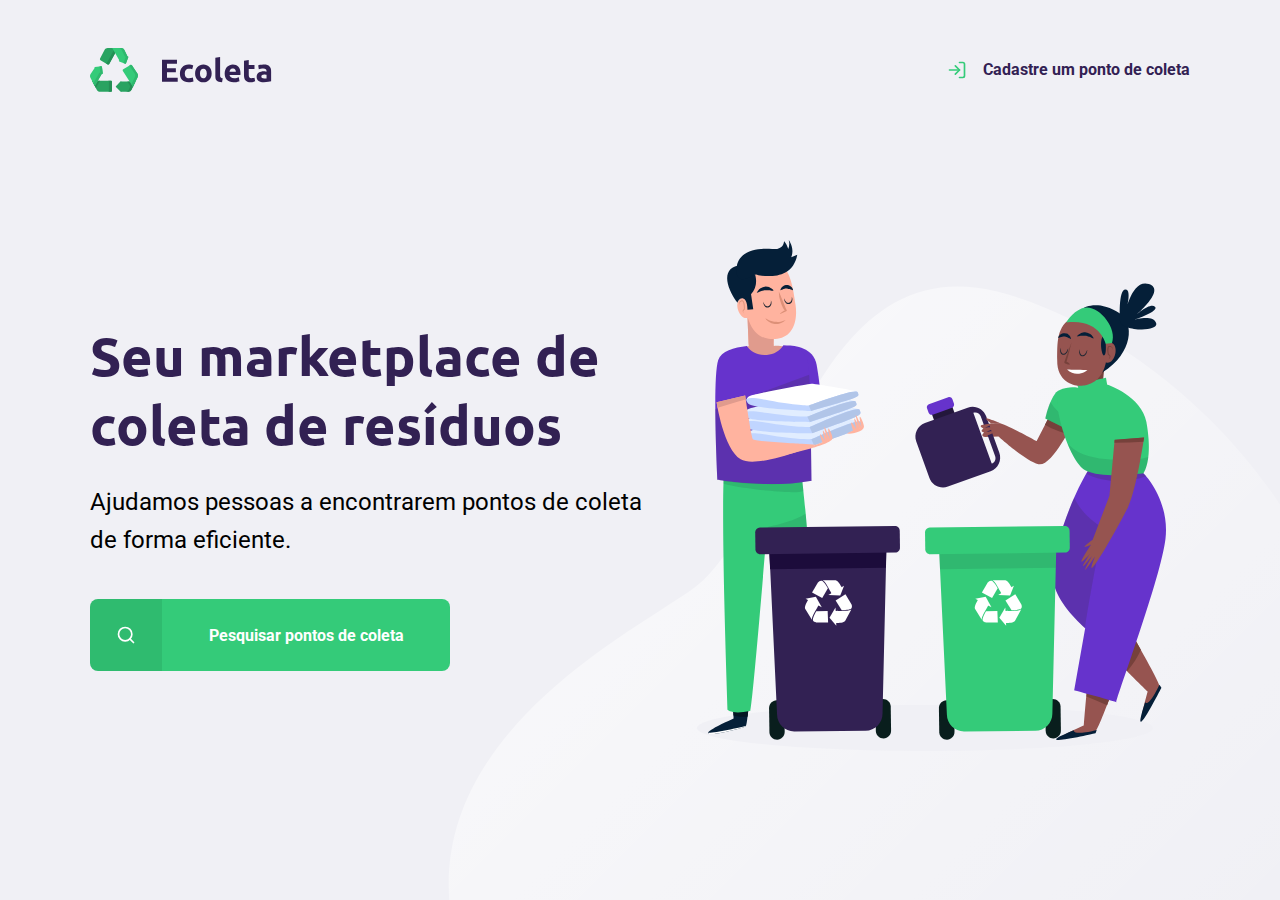
<file: index.html>
<!DOCTYPE html>
<html lang="pt_br">

<!--
    Hypertex
        Hiper texto
    Markup
        Marcação
    Langauge
        Linguagem de marcação de hiper texto
-->
<head>
    <meta charset="UTF-8">
    <meta name="viewport" content="width=device-width, initial-scale=1.0">
    <title>Ecoleta</title>

    <link href="https://fonts.googleapis.com/css2?family=Roboto&family=Ubuntu:wght@700&display=swap" rel="stylesheet">

    <link rel="stylesheet" href="/styles/main.css">
    <link rel="stylesheet" href="/styles/home.css">
    <link rel="stylesheet" href="/styles/reponsive.css">
    

</head>
<body>

    <div id="page-home">

        <div class="content">

            <header>
                <img src="../assets/logo.svg" alt="Logomarca">
                <a href="/create-point.html">
                    <span></span>
                    Cadastre um ponto de coleta
                </a>
            </header>
            
            <main>
                <h1 class=>Seu marketplace de coleta de resíduos</h1>
            
                <p>Ajudamos pessoas a encontrarem pontos de coleta de forma eficiente.</p>    
                
                <a href="#"> <span></span><strong>Pesquisar pontos de coleta</strong></a>
                

            </main>
              
        </div> 

    </div>       
</body>
</html>
</file>
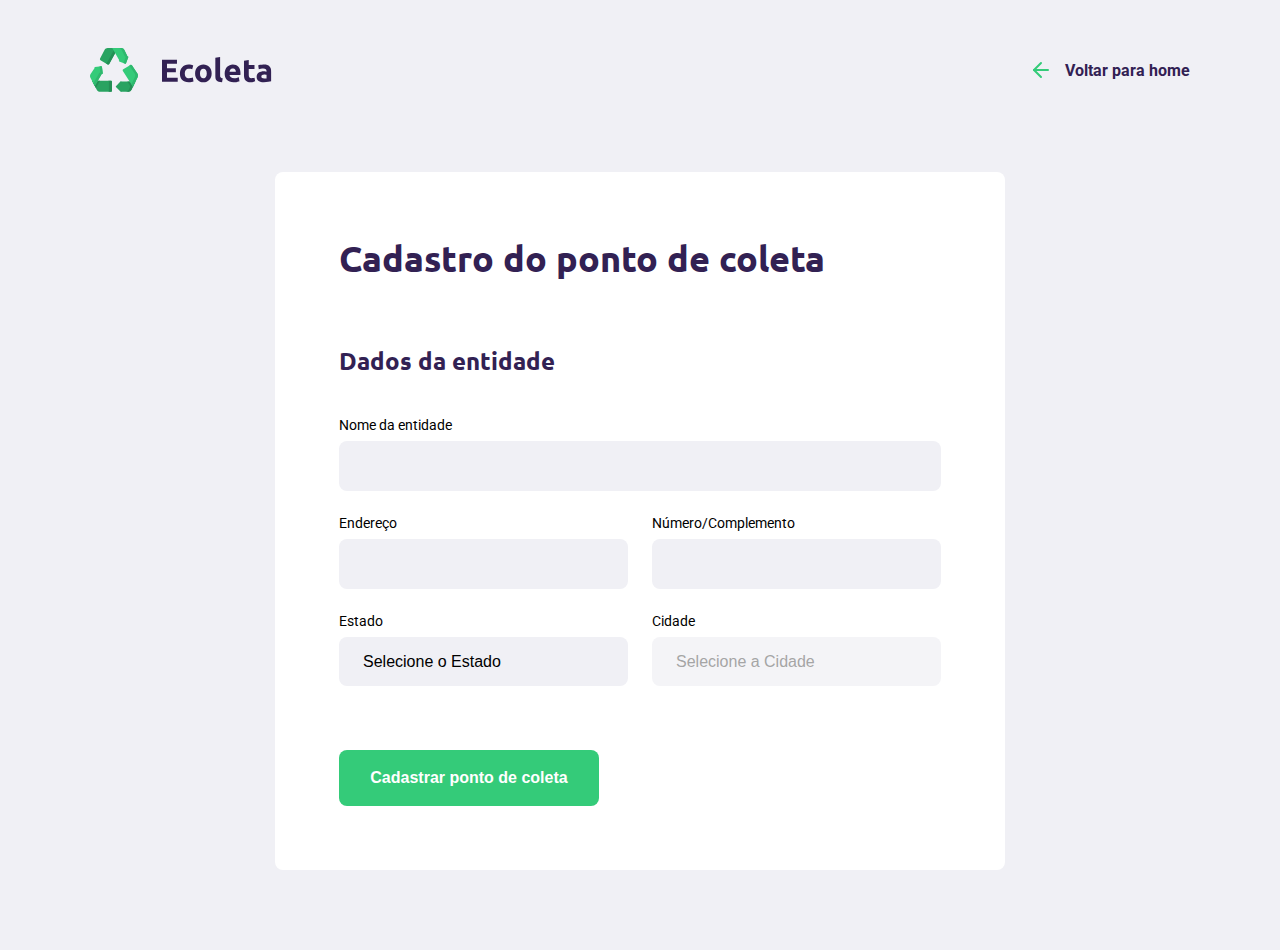
<file: create-point.html>
<!DOCTYPE html>
<html lang="pt_br">

<head>
    <meta charset="UTF-8">
    <meta name="viewport" content="width=device-width, initial-scale=1.0">
    <title>Criar um ponto de coleta</title>

    <link href="https://fonts.googleapis.com/css2?family=Roboto&family=Ubuntu:wght@700&display=swap" rel="stylesheet">

    <link rel="stylesheet" href="/styles/main.css">
    <link rel="stylesheet" href="/styles/create-point.css">
    <link rel="stylesheet" href="/styles/reponsive.css">
    

</head>
<body>

    <div id="page-create-point">

        

            <header>
                <img src="../assets/logo.svg" alt="Logomarca">
                <a href="/index.html">
                    <span></span>
                    Voltar para home
                </a>
            </header>
            
            <form action="">
                
                <h1>Cadastro do ponto de coleta</h1>

                <fieldset>
                    <legend>
                        <h2>Dados da entidade</h2>
                    </legend>
                    
                    <div class="field">
                        <label for="name">Nome da entidade </label>
                        <input type="text" name="name">
                    </div>

                    <div class="field-group">
                        <div class="field">
                            <label for="address">Endereço</label>
                            <input type="text" name="address">
                        </div>
                        <div class="field">
                            <label for="adress2">Número/Complemento</label>
                            <input type="text" name="address2">
                        </div>
                    </div>
                    <div class="field-group">
                        <div class="field">
                            <label for="state">Estado</label>
                            <select name="uf">
                                <option value="">Selecione o Estado</option>

                            </select>
                            
                        </div>
                        <div class="field">
                            <label for="city">Cidade</label>
                            <select name="city" disabled>
                                <option value="">Selecione a Cidade</option>
                            </select>  
                        </div>
                        
                    </div>

                </fieldset>
                

                <button type="submit">Cadastrar ponto de coleta </button>

            </form>
              
        

    </div>       

<script src="/scripts/create-point.js">

</script>

</body>
</html>
</file>
<file: styles/main.css>
:root {
     --title-color: #322153;
     --primary-color: #34cb79;
}

* {
    margin: 0;
    padding: 0;
    box-sizing: border-box;
}

html {
    font-family: 'Roboto', sans-serif;
}

body {
    background: #F0F0F5;
    -webkit-font-smoothing: antialiased;
}

a {
    text-decoration: none;
}

h1, h2, h3, h4, h5, h6 {
    font-family: 'Ubuntu', sans-serif;
    color: var(--title-color);
}

/* BOX MODEL
Modelo de caixa
Toda caixa tem 
largura, altura, espaçamentos, preenchimentos,
bordas, cor, fundo, maneira que é vista pelo html (display)
posicionamento, alinhamentos
*/
</file>
<file: styles/home.css>
#page-home {
    height: 100vh;
    background: url('../assets/home-background.svg') no-repeat;
    background-position: 35vw bottom;
}

#page-home .content{
    width: 90%;
    max-width: 1100px;
    height: 100%;
    
    margin: 0 auto;
    display: flex;
    flex-direction: column;
}

#page-home header {
    margin-top: 48px;
    display: flex;
    align-items: center;
    justify-content: space-between;
}

#page-home header a {
    display: flex;
    color: var(--title-color);
    font-weight: 700;
}

#page-home header a span {
    margin-right: 16px;
    display: flex;

    background-image: url('../assets/log-in.svg');
    width: 20px;
    height: 20px;

}

#page-home main {
    max-width: 560px;
    flex: 1;
    display: flex;
    flex-direction: column;
    justify-content: center;
}

#page-home main h1 {
    font-size:  54px;
}

#page-home main p {
    font-size: 24px;
    line-height: 38px;
    margin-top: 24px;
}

#page-home main a {
    width: 100%;
    max-width: 360px;
    height: 72px;

    border-radius: 8px;

    display: flex;
    align-items: center;
     
    margin-top: 40px;

    background: var(--primary-color);

    transition: 400ms;
}

#page-home main a:hover {
    background-color: #2fb68e;
}

#page-home main a span {
    width: 72px;
    height: 72px;

    border-top-left-radius: 8px;
    border-bottom-left-radius: 8px;

    background-color: rgba(0, 0, 0, 0.08);

    display: flex;
    align-items: center;
    justify-content: center;
    
} 

#page-home main a span::after {
    content: "";
    background-image: url('../assets/search.svg');

    width: 20px;
    height: 20px;
}

#page-home main a strong {
    flex: 1; 
    color: white;
    text-align: center;
}
</file>
<file: styles/reponsive.css>
@media (max-width: 900px) {
    #page-home {
        background-position-x: 70vw;
    }

    #page-home .content {
        align-items: center;
        text-align: center;
    }

    #page-home header a {
        position: absolute;
        bottom: 48px;

        left: 50%;

        transform: translatex(-50%);
    }

    #page-home main {
        align-items: center;
    }
}

@media (min-width: 1700px) {
    #page-home {
        background-position-x: 40vw;
    }
}

@media (max-height: 760px) {
    #page-home {
        background-position-y: 200px;
    }
}
</file>
<file: styles/create-point.css>
#page-create-point {
    width: 90%;
    max-width: 1100px;

    /* alinhamento de caixa (pelo lado de fora) */
    margin: 0 auto;
}

#page-create-point header {
    margin-top: 48px;
    display: flex;
    justify-content: space-between;
    align-items: center;
}

#page-create-point header a {
    color: var(--title-color);
    font-weight: bold;
    display: flex;
    align-items: center;
}

#page-create-point header a span {
    margin-right: 16px;
    background-image: url('../assets/arrow-left.svg');

    display: flex;
    width: 20px;
    height: 24px;
}

form {
    background-color: white;

    margin: 80px auto;

    /* preenchimento */
    padding: 64px;

    border-radius: 8px;

    max-width: 730px;
}

form h1 {
    font-size: 36px;
}

form fieldset {
    margin-top: 64px;

    border: 0;
}

form legend {
    margin-bottom: 40px;
}

form legend h2 {
    font-size: 24px;
}

form .field {
    flex: 1;
    display: flex;
    flex-direction: column;
    margin-bottom: 24px;
}

form .field-group {
    display: flex;
}

form input,
form select {
    background-color: #F0F0F5;
    border: 0;
    padding: 16px 24px;
    font-size: 16px;
    
    border-radius: 8px;
    /* contorno do campo */
     /* outline: none */
}

form select {
    -webkit-appearance: none;
    -moz-appearance: none;
    appearance: none;
}

form label {
    font-size: 14px;
    margin-bottom: 8px;
}

form .field-group .field + .field {
    margin-left: 24px;
}

form button {
    width: 260px;
    height: 56px;

    background-color: var(--primary-color);
    border-radius: 8px;
    
    color: white;
    font-weight: bold;
    font-size: 16px;

    border: 0;

    margin-top: 40px;

    transition: background-color 400ms;

}

form button:hover {
    background-color: #2fb86e;
}
</file>
